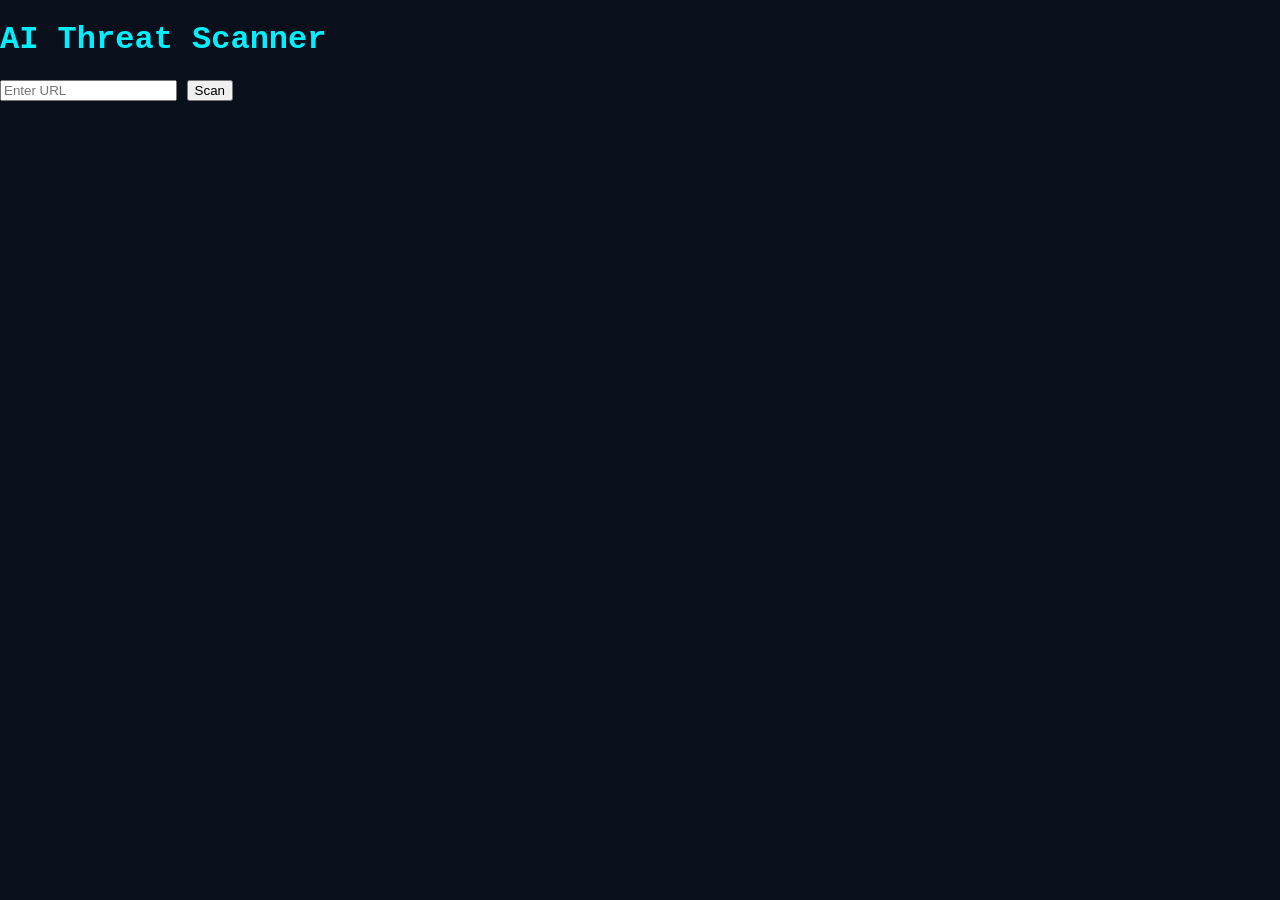
<file: templates/index.html>
<!DOCTYPE html>
<html>

<head>

<title>Threat Scanner</title>

<link rel="stylesheet" href="/static/style.css">

</head>

<body>

<h1>AI Threat Scanner</h1>

<input id="url" placeholder="Enter URL">

<button onclick="scanURL()">Scan</button>

<pre id="result"></pre>

<script src="/static/script.js"></script>

</body>

</html>
</file>
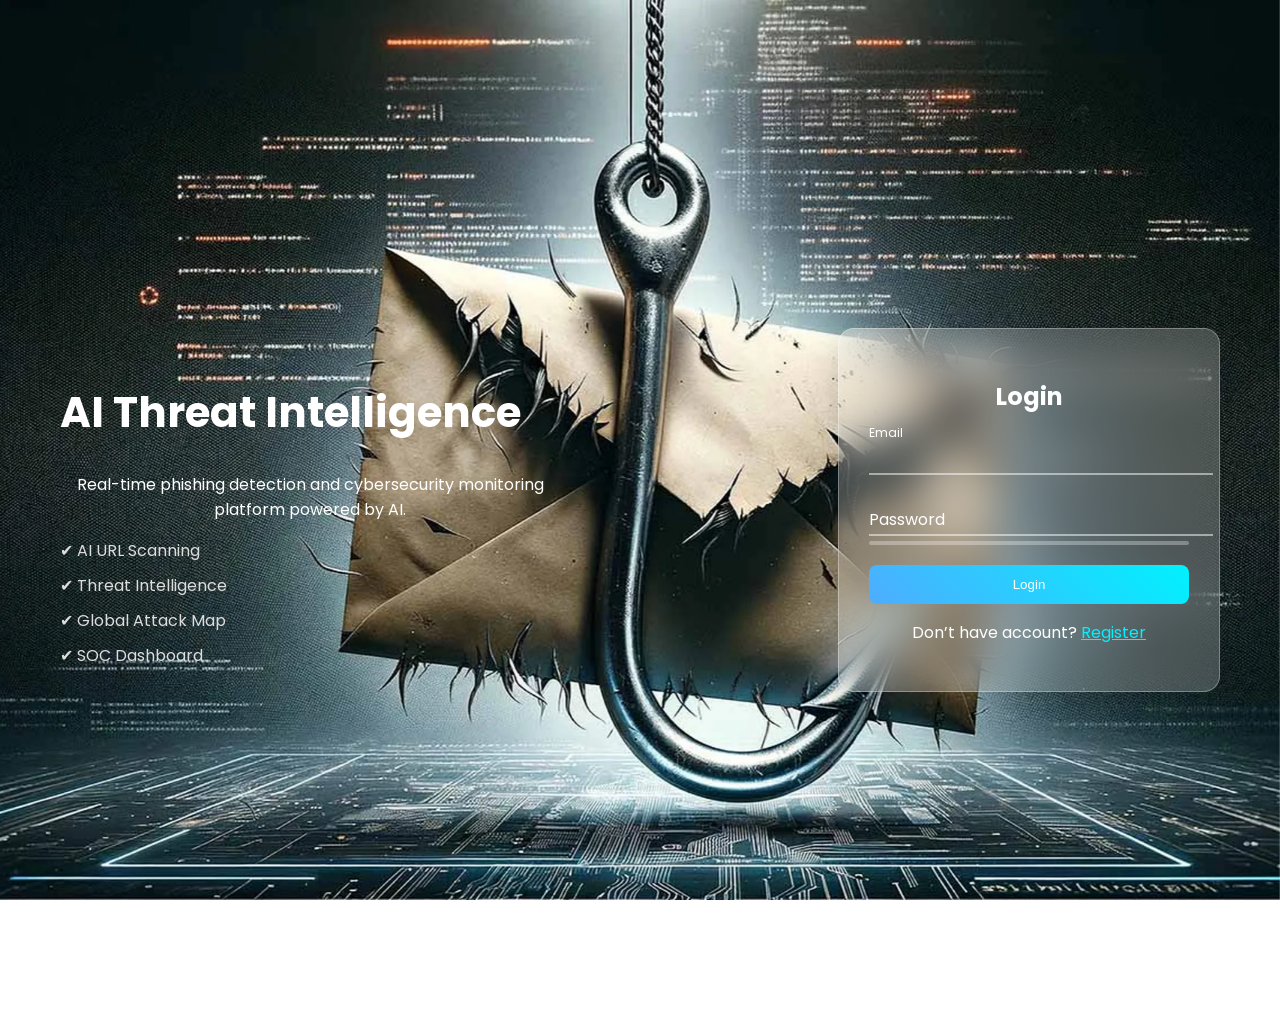
<file: templates/login.html>
<!DOCTYPE html>
<html lang="en">
<head>
<meta charset="UTF-8">
<meta name="viewport" content="width=device-width, initial-scale=1.0">
<title>AI Threat SOC - Login</title>

<link rel="stylesheet" href="/static/css/auth.css">
<link href="https://fonts.googleapis.com/css2?family=Poppins:wght@400;600&display=swap" rel="stylesheet">

</head>
<body>

<div class="bg"></div>

<div class="container">

    <!-- LEFT -->
    <div class="left">
        <h1>AI Threat Intelligence</h1>
        <p>Real-time phishing detection and cybersecurity monitoring platform powered by AI.</p>

        <div class="features">
            <div>✔ AI URL Scanning</div>
            <div>✔ Threat Intelligence</div>
            <div>✔ Global Attack Map</div>
            <div>✔ SOC Dashboard</div>
        </div>
    </div>

    <!-- RIGHT -->
    <form method="POST" class="card">

        <h2>Login</h2>

        <div class="field">
            <input id="email" name="email" required autofocus>
            <label>Email</label>
            <span id="emailError" class="error"></span>
        </div>

        <div class="field">
            <input id="password" name="password" type="password" required>
            <label>Password</label>

            <div class="strength">
                <div id="bar"></div>
            </div>
            <small id="strengthText"></small>
        </div>

        <button type="submit">Login</button>

        <p>Don’t have account? <a href="/auth/register">Register</a></p>

    </form>

</div>

<script src="/static/js/auth.js"></script>

</body>
</html>
</file>
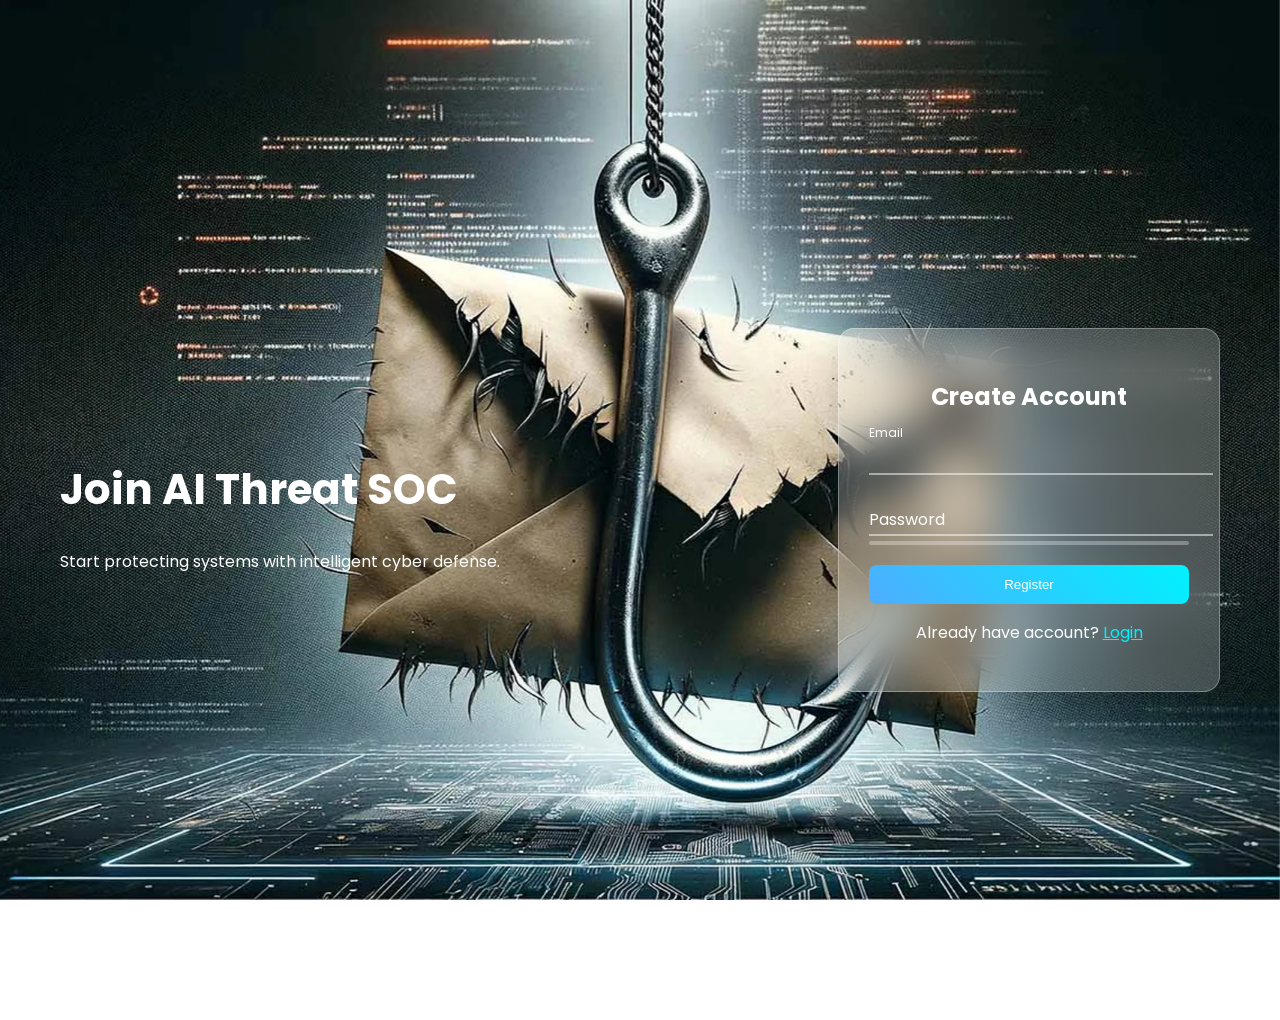
<file: templates/register.html>
<!DOCTYPE html>
<html lang="en">
<head>
<meta charset="UTF-8">
<meta name="viewport" content="width=device-width, initial-scale=1.0">
<title>Register</title>

<link rel="stylesheet" href="/static/css/auth.css">
<link href="https://fonts.googleapis.com/css2?family=Poppins:wght@400;600&display=swap" rel="stylesheet">

</head>
<body>

<div class="bg"></div>

<div class="container">

    <div class="left">
        <h1>Join AI Threat SOC</h1>
        <p>Start protecting systems with intelligent cyber defense.</p>
    </div>

    <form method="POST" class="card">

        <h2>Create Account</h2>

        <div class="field">
            <input id="email" name="email" required autofocus>
            <label>Email</label>
            <span id="emailError" class="error"></span>
        </div>

        <div class="field">
            <input id="password" name="password" type="password" required>
            <label>Password</label>

            <div class="strength">
                <div id="bar"></div>
            </div>
            <small id="strengthText"></small>
        </div>

        <button type="submit">Register</button>

        <p>Already have account? <a href="/auth/login">Login</a></p>

    </form>

</div>

<script src="/static/js/auth.js"></script>

</body>
</html>
</file>
<file: static/style.css>
body {
    margin: 0;
    background: #0a0f1c;
    color: #00f0ff;
    font-family: 'Courier New';
}

.sidebar {
    width: 220px;
    height: 100vh;
    background: #111;
    position: fixed;
    padding: 20px;
}

.sidebar ul {
    list-style: none;
    padding: 0;
}

.sidebar li {
    padding: 10px;
    cursor: pointer;
}

.sidebar li:hover {
    background: #00f0ff;
    color: black;
}

.main {
    margin-left: 240px;
    padding: 20px;
}

.panel {
    margin-bottom: 20px;
}

.hidden {
    display: none;
}

.terminal {
    background: black;
    color: lime;
    padding: 10px;
    height: 200px;
    overflow-y: auto;
}
</file>
<file: static/css/auth.css>
body {
    margin: 0;
    font-family: 'Poppins', sans-serif;
    overflow: hidden;
}

/* BACKGROUND */
.bg {
    position: fixed;
    width: 100%;
    height: 100%;
    background: url("/static/images/bg.jpg") center/cover no-repeat;
    z-index: -1;
}

/* LAYOUT */
.container {
    display: flex;
    justify-content: space-between;
    align-items: center;
    height: 100vh;
    padding: 60px;
}

/* LEFT */
.left {
    color: white;
    max-width: 500px;

    animation: fadeLeft 1s ease forwards;
    opacity: 0;
}

.left h1 {
    font-size: 42px;
}

.left p {
    margin-top: 10px;
}

.features div {
    margin-top: 10px;
    color: #ddd;
}

/* CARD */
.card {
    width: 320px;
    padding: 30px;
    border-radius: 16px;

    background: rgba(255,255,255,0.2);
    backdrop-filter: blur(20px);

    border: 1px solid rgba(255,255,255,0.3);

    box-shadow: 0 10px 40px rgba(0,0,0,0.2);

    animation: fadeUp 0.8s ease forwards;
    opacity: 0;
}

/* TITLE */
.card h2 {
    text-align: center;
    color: white;
}

/* INPUT */
.field {
    position: relative;
    margin-top: 20px;
}

.field input {
    width: 100%;
    padding: 12px;
    border: none;
    border-bottom: 2px solid rgba(255,255,255,0.5);
    background: transparent;
    color: white;
    outline: none;
}

/* LABEL */
.field label {
    position: absolute;
    left: 0;
    top: 12px;
    color: white;
    transition: 0.3s;
}

.field input:focus + label,
.field input:valid + label {
    top: -10px;
    font-size: 12px;
}

/* ERROR */
.error {
    color: #ff4d4d;
    font-size: 12px;
}

/* STRENGTH */
.strength {
    height: 4px;
    background: rgba(255,255,255,0.3);
    border-radius: 3px;
    margin-top: 5px;
}

#bar {
    height: 100%;
    width: 0%;
    border-radius: 3px;
    transition: 0.3s;
}

/* BUTTON */
button {
    margin-top: 20px;
    width: 100%;
    padding: 12px;

    border: none;
    border-radius: 8px;

    background: linear-gradient(45deg, #4facfe, #00f2fe);
    color: white;

    cursor: pointer;
    transition: 0.3s;
}

button:hover {
    transform: scale(1.05);
}

button:active {
    transform: scale(0.95);
}

/* TEXT */
p {
    text-align: center;
    color: white;
}

a {
    color: #00f2fe;
}

/* ANIMATIONS */
@keyframes fadeUp {
    to {
        opacity: 1;
        transform: translateY(0);
    }
}

@keyframes fadeLeft {
    to {
        opacity: 1;
        transform: translateX(0);
    }
}
</file>
